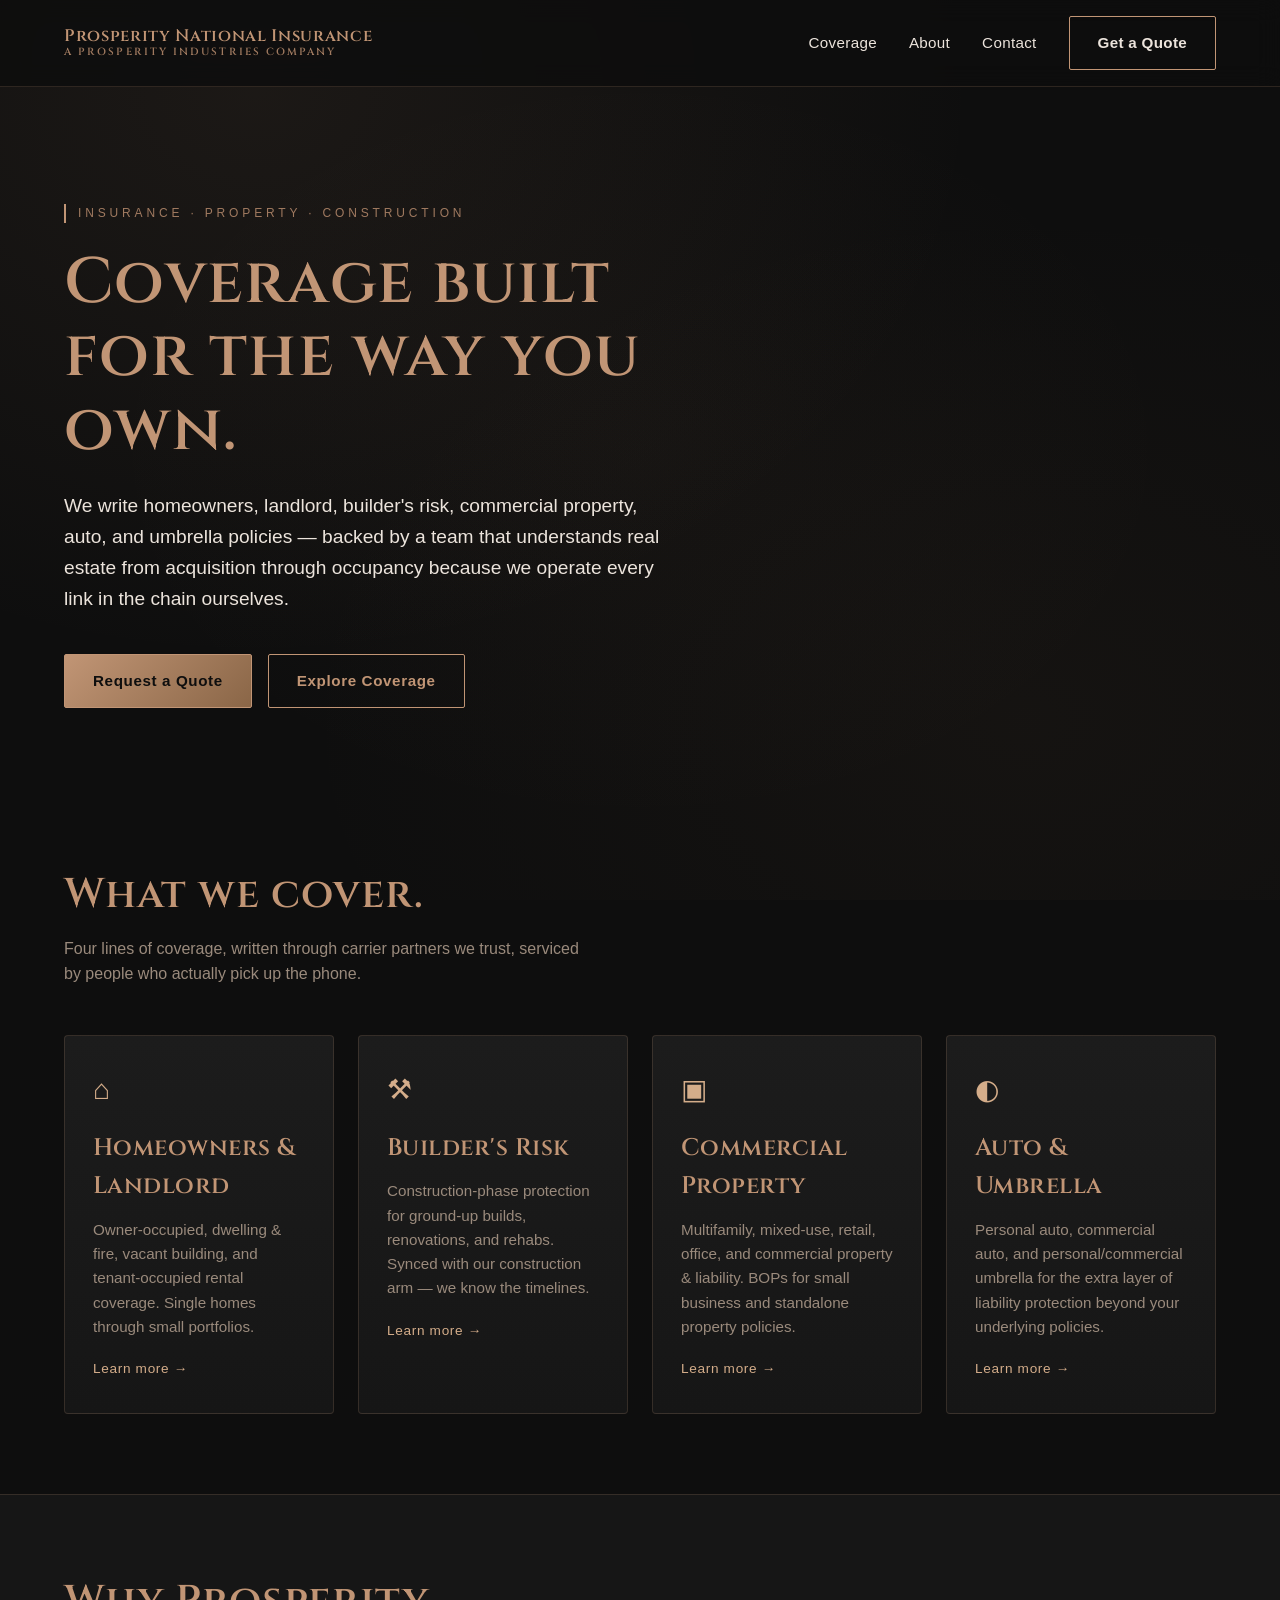
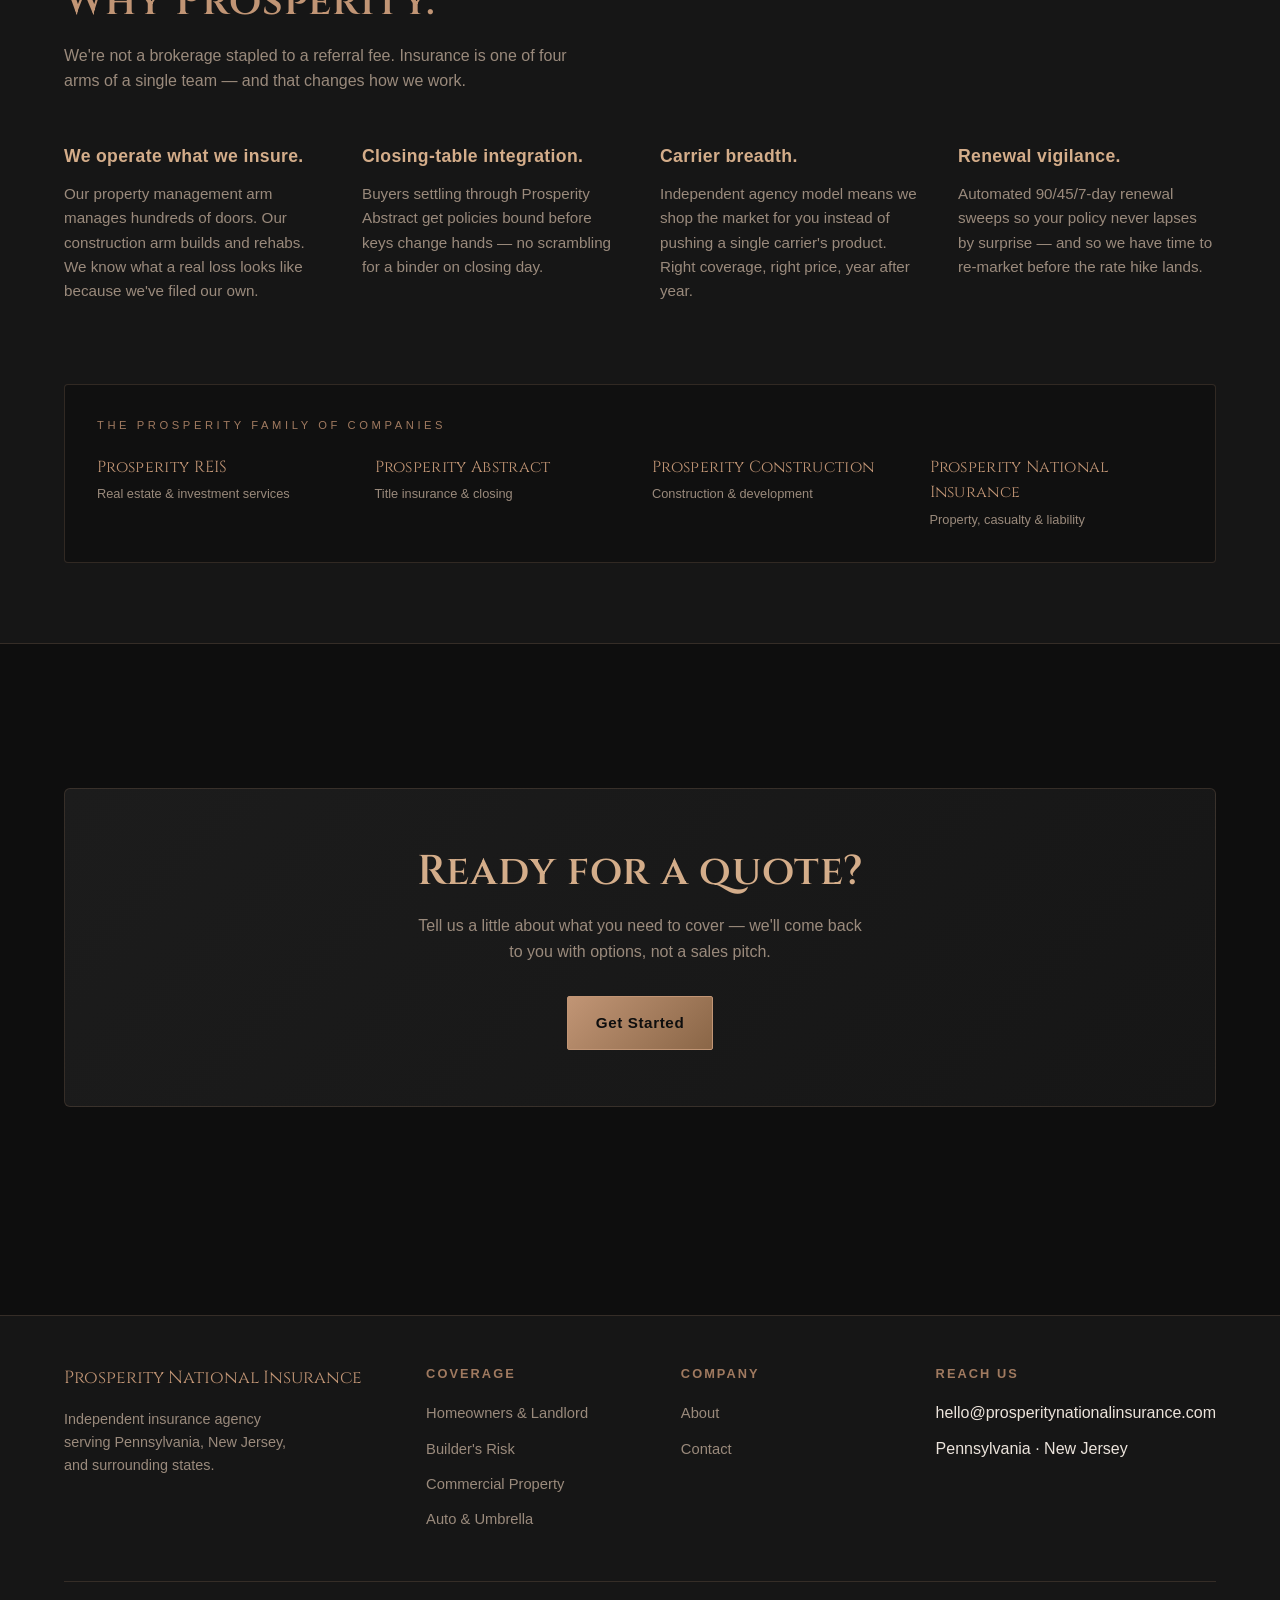
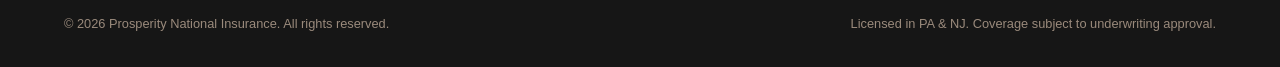
<file: index.html>
<!DOCTYPE html>
<html lang="en">
<head>
  <meta charset="UTF-8">
  <meta name="viewport" content="width=device-width, initial-scale=1.0">
  <title>Prosperity National Insurance — Coverage for the Way You Own</title>
  <meta name="description" content="Homeowners, landlord, builder's risk, commercial, and auto/umbrella insurance from a vertically integrated team that knows real estate from the inside out.">
  <meta property="og:title" content="Prosperity National Insurance">
  <meta property="og:description" content="Coverage for the way you own — homeowners, landlord, builder's risk, commercial, auto, and umbrella.">
  <meta property="og:type" content="website">
  <link rel="stylesheet" href="/assets/css/style.css">
  <link rel="icon" type="image/png" href="https://lirp.cdn-website.com/56517cea/dms3rep/multi/opt/reis_polished_thick_darnened-1920w.png">
</head>
<body>

<header class="site-header">
  <div class="container">
    <a href="/" class="brand-mark">
      <span class="brand-text">
        Prosperity National Insurance
        <span class="tag">A Prosperity Industries Company</span>
      </span>
    </a>
    <nav class="primary">
      <a href="/coverage/homeowners.html">Coverage</a>
      <a href="/about.html">About</a>
      <a href="/contact.html">Contact</a>
      <a href="/contact.html" class="btn">Get a Quote</a>
    </nav>
  </div>
</header>

<section class="hero">
  <div class="container">
    <span class="eyebrow">Insurance · Property · Construction</span>
    <h1>Coverage built for the way you own.</h1>
    <p class="lede">
      We write homeowners, landlord, builder's risk, commercial property, auto, and umbrella policies — backed by a team that understands real estate from acquisition through occupancy because we operate every link in the chain ourselves.
    </p>
    <div class="cta-row">
      <a href="/contact.html" class="btn btn-primary">Request a Quote</a>
      <a href="/coverage/homeowners.html" class="btn">Explore Coverage</a>
    </div>
  </div>
</section>

<section id="coverage">
  <div class="container">
    <h2>What we cover.</h2>
    <p style="max-width: 60ch; color: var(--text-muted);">
      Four lines of coverage, written through carrier partners we trust, serviced by people who actually pick up the phone.
    </p>

    <div class="coverage-grid">
      <a href="/coverage/homeowners.html" class="coverage-card">
        <div class="icon">⌂</div>
        <h3>Homeowners &amp; Landlord</h3>
        <p>Owner-occupied, dwelling &amp; fire, vacant building, and tenant-occupied rental coverage. Single homes through small portfolios.</p>
        <span class="learn-more">Learn more →</span>
      </a>

      <a href="/coverage/builders-risk.html" class="coverage-card">
        <div class="icon">⚒</div>
        <h3>Builder's Risk</h3>
        <p>Construction-phase protection for ground-up builds, renovations, and rehabs. Synced with our construction arm — we know the timelines.</p>
        <span class="learn-more">Learn more →</span>
      </a>

      <a href="/coverage/commercial.html" class="coverage-card">
        <div class="icon">▣</div>
        <h3>Commercial Property</h3>
        <p>Multifamily, mixed-use, retail, office, and commercial property &amp; liability. BOPs for small business and standalone property policies.</p>
        <span class="learn-more">Learn more →</span>
      </a>

      <a href="/coverage/auto-umbrella.html" class="coverage-card">
        <div class="icon">◐</div>
        <h3>Auto &amp; Umbrella</h3>
        <p>Personal auto, commercial auto, and personal/commercial umbrella for the extra layer of liability protection beyond your underlying policies.</p>
        <span class="learn-more">Learn more →</span>
      </a>
    </div>
  </div>
</section>

<section class="why-us">
  <div class="container">
    <h2>Why Prosperity.</h2>
    <p style="max-width: 60ch; color: var(--text-muted);">
      We're not a brokerage stapled to a referral fee. Insurance is one of four arms of a single team — and that changes how we work.
    </p>

    <div class="why-grid">
      <div class="why-item">
        <h3>We operate what we insure.</h3>
        <p>Our property management arm manages hundreds of doors. Our construction arm builds and rehabs. We know what a real loss looks like because we've filed our own.</p>
      </div>
      <div class="why-item">
        <h3>Closing-table integration.</h3>
        <p>Buyers settling through Prosperity Abstract get policies bound before keys change hands — no scrambling for a binder on closing day.</p>
      </div>
      <div class="why-item">
        <h3>Carrier breadth.</h3>
        <p>Independent agency model means we shop the market for you instead of pushing a single carrier's product. Right coverage, right price, year after year.</p>
      </div>
      <div class="why-item">
        <h3>Renewal vigilance.</h3>
        <p>Automated 90/45/7-day renewal sweeps so your policy never lapses by surprise — and so we have time to re-market before the rate hike lands.</p>
      </div>
    </div>

    <div class="family-strip">
      <span class="label">The Prosperity Family of Companies</span>
      <div class="family-companies">
        <div class="company">
          Prosperity REIS
          <small>Real estate &amp; investment services</small>
        </div>
        <div class="company">
          Prosperity Abstract
          <small>Title insurance &amp; closing</small>
        </div>
        <div class="company">
          Prosperity Construction
          <small>Construction &amp; development</small>
        </div>
        <div class="company">
          Prosperity National Insurance
          <small>Property, casualty &amp; liability</small>
        </div>
      </div>
    </div>
  </div>
</section>

<section>
  <div class="container">
    <div class="cta-banner">
      <h2>Ready for a quote?</h2>
      <p>Tell us a little about what you need to cover — we'll come back to you with options, not a sales pitch.</p>
      <a href="/contact.html" class="btn btn-primary">Get Started</a>
    </div>
  </div>
</section>

<footer class="site-footer">
  <div class="container">
    <div class="footer-grid">
      <div>
        <div style="font-family: var(--font-display); color: var(--copper); font-size: 1.1rem; margin-bottom: 1rem;">
          Prosperity National Insurance
        </div>
        <p style="color: var(--text-muted); font-size: 0.9rem; max-width: 30ch;">
          Independent insurance agency serving Pennsylvania, New Jersey, and surrounding states.
        </p>
      </div>
      <div>
        <h4>Coverage</h4>
        <ul>
          <li><a href="/coverage/homeowners.html">Homeowners &amp; Landlord</a></li>
          <li><a href="/coverage/builders-risk.html">Builder's Risk</a></li>
          <li><a href="/coverage/commercial.html">Commercial Property</a></li>
          <li><a href="/coverage/auto-umbrella.html">Auto &amp; Umbrella</a></li>
        </ul>
      </div>
      <div>
        <h4>Company</h4>
        <ul>
          <li><a href="/about.html">About</a></li>
          <li><a href="/contact.html">Contact</a></li>
        </ul>
      </div>
      <div>
        <h4>Reach Us</h4>
        <ul>
          <li>hello@prosperitynationalinsurance.com</li>
          <li>Pennsylvania · New Jersey</li>
        </ul>
      </div>
    </div>
    <div class="footer-legal">
      <span>© <span id="year">2026</span> Prosperity National Insurance. All rights reserved.</span>
      <span>Licensed in PA &amp; NJ. Coverage subject to underwriting approval.</span>
    </div>
  </div>
</footer>

<script>document.getElementById('year').textContent = new Date().getFullYear();</script>

</body>
</html>
</file>
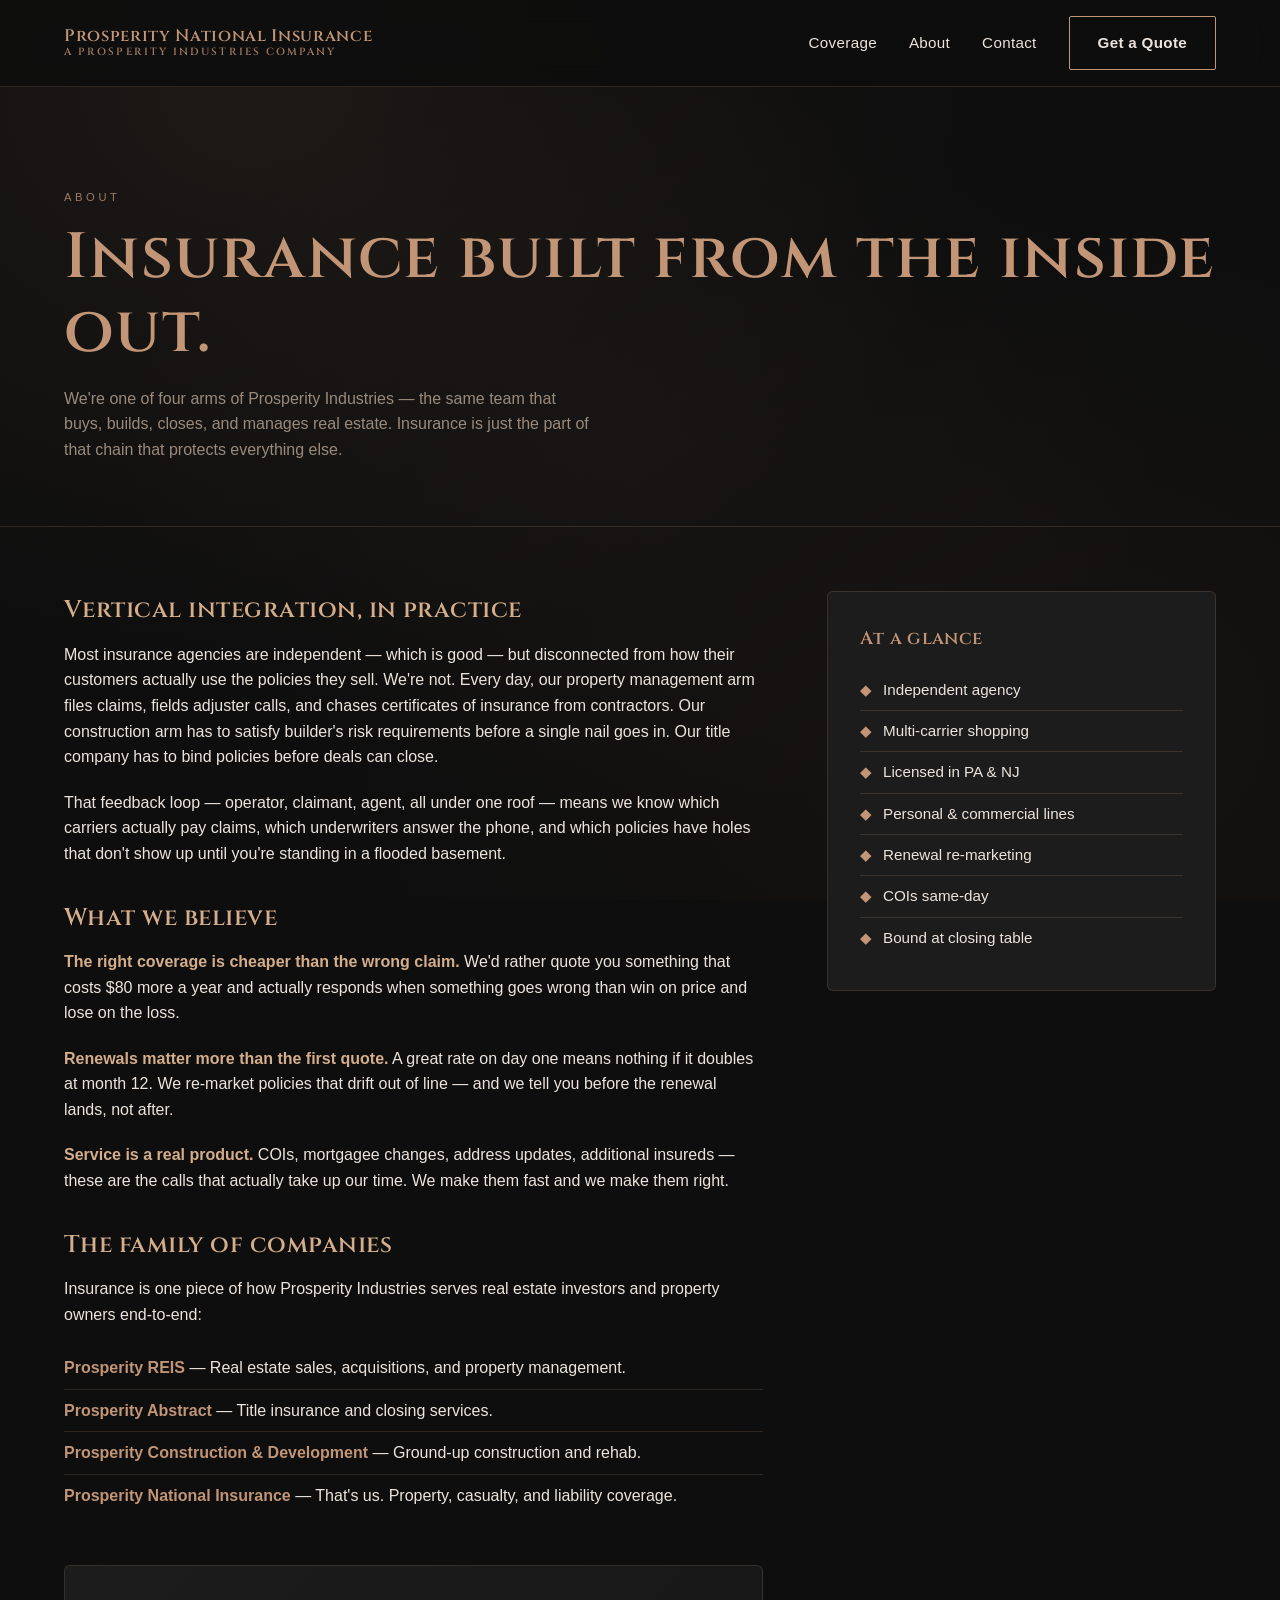
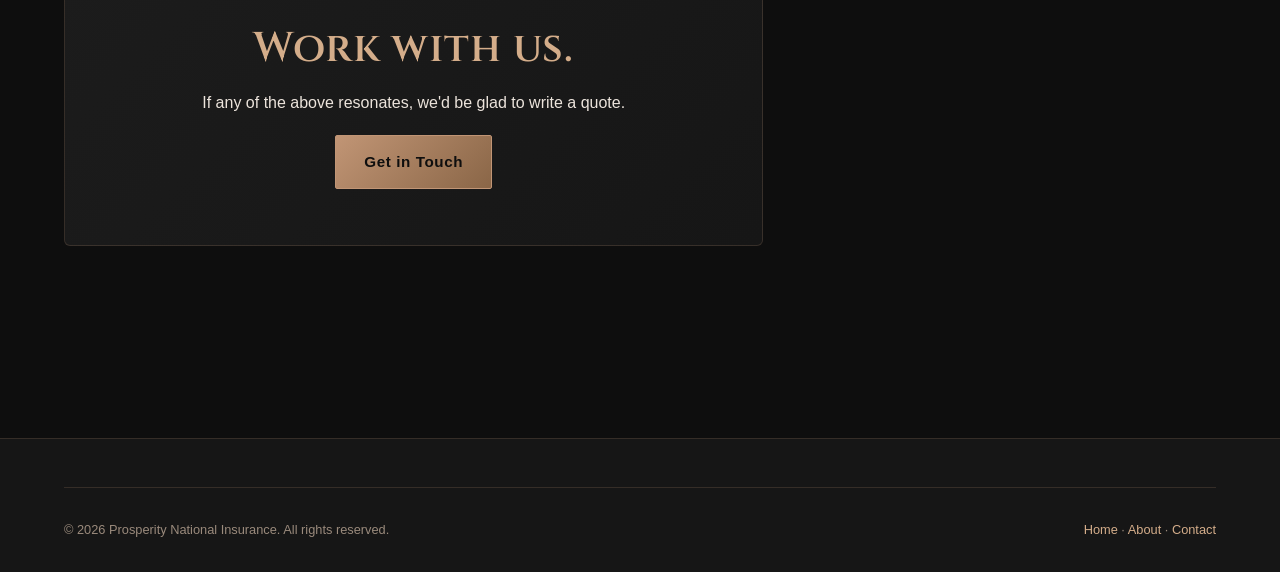
<file: about.html>
<!DOCTYPE html>
<html lang="en">
<head>
  <meta charset="UTF-8">
  <meta name="viewport" content="width=device-width, initial-scale=1.0">
  <title>About — Prosperity National Insurance</title>
  <meta name="description" content="One of four arms of Prosperity Industries — a vertically integrated real estate operator. Insurance built by people who own and operate property.">
  <link rel="stylesheet" href="/assets/css/style.css">
</head>
<body class="coverage-detail">

<header class="site-header">
  <div class="container">
    <a href="/" class="brand-mark">
      <span class="brand-text">
        Prosperity National Insurance
        <span class="tag">A Prosperity Industries Company</span>
      </span>
    </a>
    <nav class="primary">
      <a href="/coverage/homeowners.html">Coverage</a>
      <a href="/about.html">About</a>
      <a href="/contact.html">Contact</a>
      <a href="/contact.html" class="btn">Get a Quote</a>
    </nav>
  </div>
</header>

<div class="page-header">
  <div class="container">
    <span class="eyebrow">About</span>
    <h1>Insurance built from the inside out.</h1>
    <p style="max-width: 60ch; color: var(--text-muted); margin-top: 1rem;">
      We're one of four arms of Prosperity Industries — the same team that buys, builds, closes, and manages real estate. Insurance is just the part of that chain that protects everything else.
    </p>
  </div>
</div>

<div class="container">
  <div class="content">
    <div>
      <h3>Vertical integration, in practice</h3>
      <p>
        Most insurance agencies are independent — which is good — but disconnected from how their customers actually use the policies they sell. We're not. Every day, our property management arm files claims, fields adjuster calls, and chases certificates of insurance from contractors. Our construction arm has to satisfy builder's risk requirements before a single nail goes in. Our title company has to bind policies before deals can close.
      </p>
      <p>
        That feedback loop — operator, claimant, agent, all under one roof — means we know which carriers actually pay claims, which underwriters answer the phone, and which policies have holes that don't show up until you're standing in a flooded basement.
      </p>

      <h3>What we believe</h3>
      <p>
        <strong style="color: var(--copper-bright);">The right coverage is cheaper than the wrong claim.</strong> We'd rather quote you something that costs $80 more a year and actually responds when something goes wrong than win on price and lose on the loss.
      </p>
      <p>
        <strong style="color: var(--copper-bright);">Renewals matter more than the first quote.</strong> A great rate on day one means nothing if it doubles at month 12. We re-market policies that drift out of line — and we tell you before the renewal lands, not after.
      </p>
      <p>
        <strong style="color: var(--copper-bright);">Service is a real product.</strong> COIs, mortgagee changes, address updates, additional insureds — these are the calls that actually take up our time. We make them fast and we make them right.
      </p>

      <h3>The family of companies</h3>
      <p>
        Insurance is one piece of how Prosperity Industries serves real estate investors and property owners end-to-end:
      </p>
      <ul style="list-style: none; padding-left: 0; margin: 1rem 0 2rem;">
        <li style="padding: 0.5rem 0; border-bottom: 1px solid var(--border-soft);"><strong style="color: var(--copper);">Prosperity REIS</strong> — Real estate sales, acquisitions, and property management.</li>
        <li style="padding: 0.5rem 0; border-bottom: 1px solid var(--border-soft);"><strong style="color: var(--copper);">Prosperity Abstract</strong> — Title insurance and closing services.</li>
        <li style="padding: 0.5rem 0; border-bottom: 1px solid var(--border-soft);"><strong style="color: var(--copper);">Prosperity Construction &amp; Development</strong> — Ground-up construction and rehab.</li>
        <li style="padding: 0.5rem 0;"><strong style="color: var(--copper);">Prosperity National Insurance</strong> — That's us. Property, casualty, and liability coverage.</li>
      </ul>

      <div class="cta-banner" style="margin-top: 3rem;">
        <h2>Work with us.</h2>
        <p>If any of the above resonates, we'd be glad to write a quote.</p>
        <a href="/contact.html" class="btn btn-primary">Get in Touch</a>
      </div>
    </div>

    <aside class="sidebar">
      <h4>At a glance</h4>
      <ul>
        <li>Independent agency</li>
        <li>Multi-carrier shopping</li>
        <li>Licensed in PA &amp; NJ</li>
        <li>Personal &amp; commercial lines</li>
        <li>Renewal re-marketing</li>
        <li>COIs same-day</li>
        <li>Bound at closing table</li>
      </ul>
    </aside>
  </div>
</div>

<footer class="site-footer">
  <div class="container">
    <div class="footer-legal">
      <span>© <span id="year">2026</span> Prosperity National Insurance. All rights reserved.</span>
      <span><a href="/">Home</a> · <a href="/about.html">About</a> · <a href="/contact.html">Contact</a></span>
    </div>
  </div>
</footer>
<script>document.getElementById('year').textContent = new Date().getFullYear();</script>

</body>
</html>
</file>
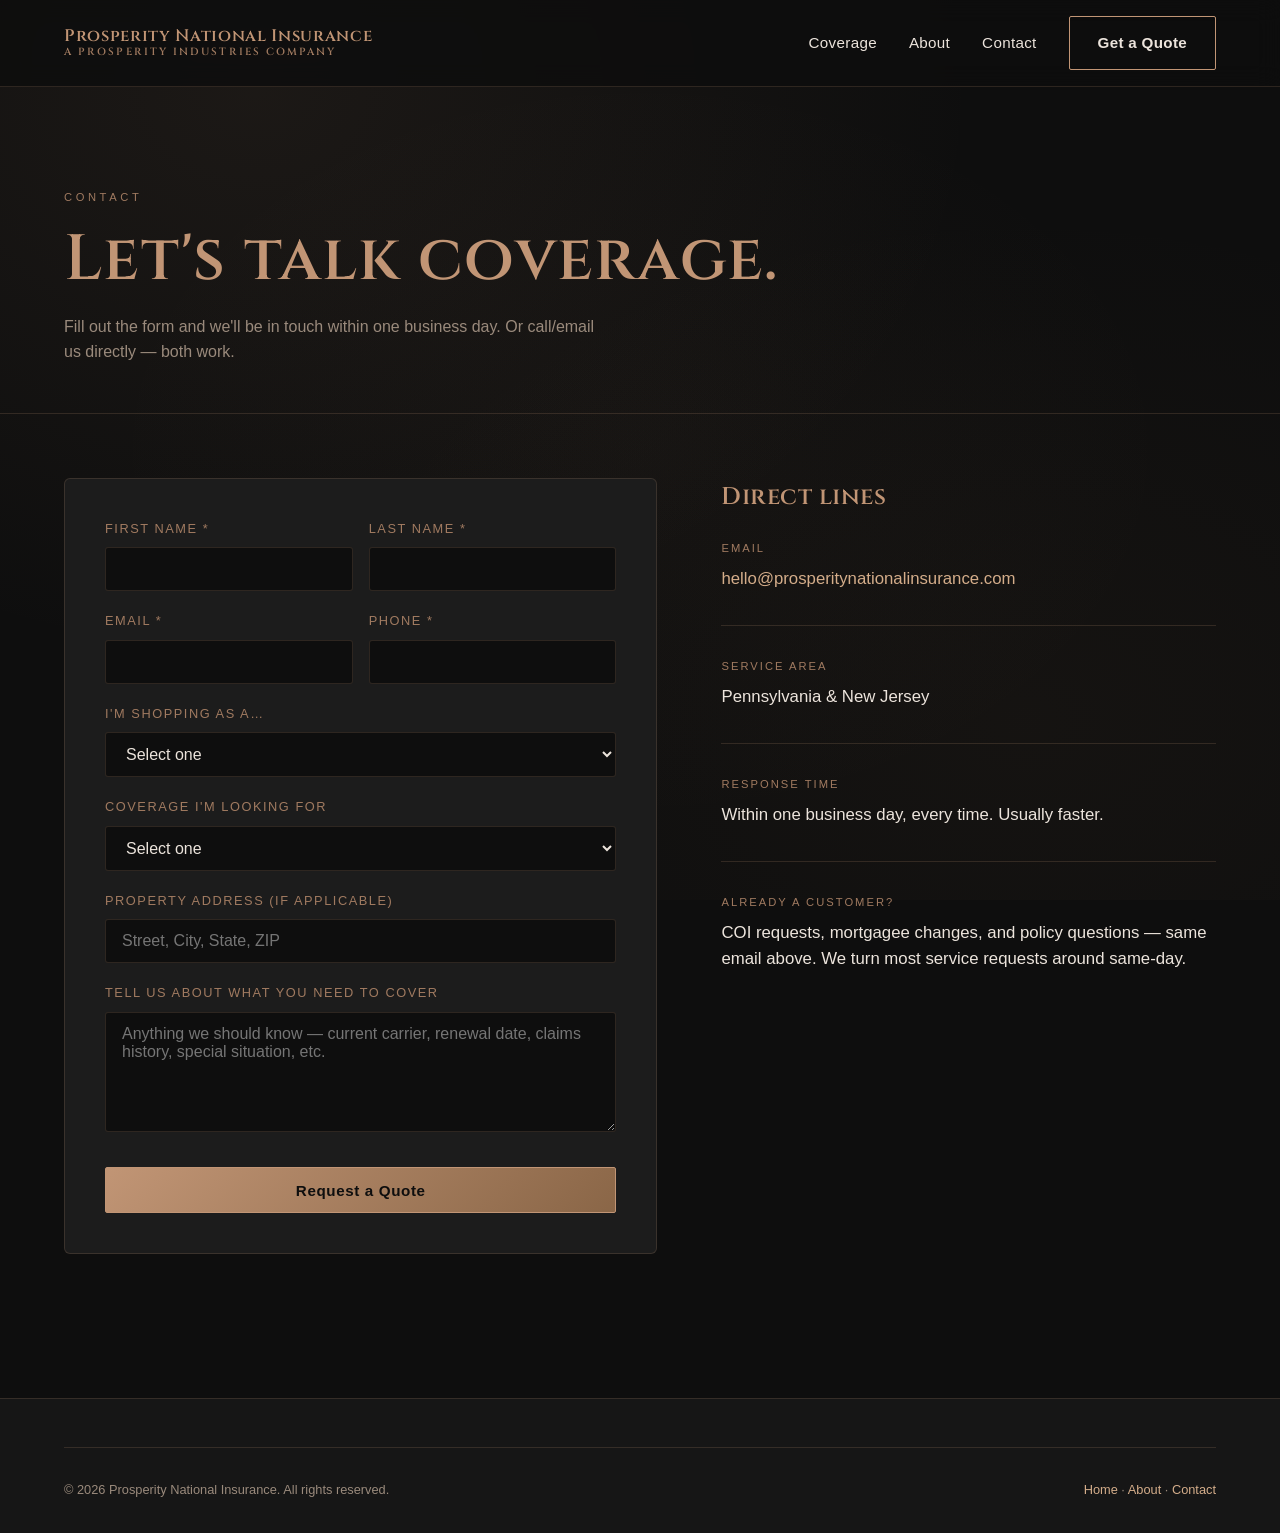
<file: contact.html>
<!DOCTYPE html>
<html lang="en">
<head>
  <meta charset="UTF-8">
  <meta name="viewport" content="width=device-width, initial-scale=1.0">
  <title>Contact &amp; Quote Request — Prosperity National Insurance</title>
  <meta name="description" content="Tell us about what you need to cover — we'll come back with options, not a sales pitch.">
  <link rel="stylesheet" href="/assets/css/style.css">
</head>
<body>

<header class="site-header">
  <div class="container">
    <a href="/" class="brand-mark">
      <span class="brand-text">
        Prosperity National Insurance
        <span class="tag">A Prosperity Industries Company</span>
      </span>
    </a>
    <nav class="primary">
      <a href="/coverage/homeowners.html">Coverage</a>
      <a href="/about.html">About</a>
      <a href="/contact.html">Contact</a>
      <a href="/contact.html" class="btn">Get a Quote</a>
    </nav>
  </div>
</header>

<div class="page-header" style="border-bottom: 1px solid var(--border-soft); padding: 6rem 0 2rem;">
  <div class="container">
    <span class="eyebrow" style="font-size: 0.7rem; letter-spacing: 0.32em; text-transform: uppercase; color: var(--copper-muted);">Contact</span>
    <h1 style="margin-top: 1rem;">Let's talk coverage.</h1>
    <p style="max-width: 60ch; color: var(--text-muted); margin-top: 1rem;">
      Fill out the form and we'll be in touch within one business day. Or call/email us directly — both work.
    </p>
  </div>
</div>

<section style="padding-top: 4rem;">
  <div class="container">
    <div class="contact-shell">
      <form id="quoteForm" class="contact-form" novalidate>
        <div class="row">
          <div class="field">
            <label for="first_name">First Name *</label>
            <input type="text" id="first_name" name="first_name" required>
          </div>
          <div class="field">
            <label for="last_name">Last Name *</label>
            <input type="text" id="last_name" name="last_name" required>
          </div>
        </div>

        <div class="row">
          <div class="field">
            <label for="email">Email *</label>
            <input type="email" id="email" name="email" required>
          </div>
          <div class="field">
            <label for="phone">Phone *</label>
            <input type="tel" id="phone" name="phone" required>
          </div>
        </div>

        <div class="field">
          <label for="applicant_type">I'm shopping as a…</label>
          <select id="applicant_type" name="applicant_type">
            <option value="">Select one</option>
            <option value="Retail Buyer">Homeowner / Home Buyer</option>
            <option value="Landlord">Landlord / Rental Owner</option>
            <option value="Fix &amp; Flip">Fix &amp; Flip Investor</option>
            <option value="Renter">Renter</option>
            <option value="Commercial">Commercial Property Owner</option>
            <option value="Business">Business Owner</option>
          </select>
        </div>

        <div class="field">
          <label for="insurance_type">Coverage I'm looking for</label>
          <select id="insurance_type" name="insurance_type">
            <option value="">Select one</option>
            <option value="Owner Occupied">Homeowners (owner-occupied)</option>
            <option value="Dwelling &amp; Fire">Landlord / Dwelling &amp; Fire</option>
            <option value="Tenant">Renter's</option>
            <option value="Vacant Building">Vacant Building</option>
            <option value="Builders Risk">Builder's Risk</option>
            <option value="COM-BOP">Commercial BOP</option>
            <option value="COM-Prop &amp; Liability">Commercial Property &amp; Liability</option>
            <option value="Auto">Auto</option>
            <option value="Umbrella">Umbrella</option>
            <option value="E&amp;O">E&amp;O / Professional Liability</option>
          </select>
        </div>

        <div class="field">
          <label for="property_address">Property Address (if applicable)</label>
          <input type="text" id="property_address" name="property_address" placeholder="Street, City, State, ZIP">
        </div>

        <div class="field">
          <label for="notes">Tell us about what you need to cover</label>
          <textarea id="notes" name="notes" placeholder="Anything we should know — current carrier, renewal date, claims history, special situation, etc."></textarea>
        </div>

        <!-- Honeypot field — bots fill this, humans don't see it -->
        <div style="position: absolute; left: -9999px;" aria-hidden="true">
          <label>Leave this field blank</label>
          <input type="text" name="website" tabindex="-1" autocomplete="off">
        </div>

        <button type="submit" class="btn btn-primary">Request a Quote</button>

        <div id="formStatus" class="form-status"></div>
      </form>

      <div class="contact-side">
        <h3>Direct lines</h3>

        <div class="info-block">
          <div class="label">Email</div>
          <div class="value">
            <a href="mailto:hello@prosperitynationalinsurance.com">hello@prosperitynationalinsurance.com</a>
          </div>
        </div>

        <div class="info-block">
          <div class="label">Service Area</div>
          <div class="value">Pennsylvania &amp; New Jersey</div>
        </div>

        <div class="info-block">
          <div class="label">Response Time</div>
          <div class="value">Within one business day, every time. Usually faster.</div>
        </div>

        <div class="info-block">
          <div class="label">Already a Customer?</div>
          <div class="value">
            COI requests, mortgagee changes, and policy questions — same email above. We turn most service requests around same-day.
          </div>
        </div>
      </div>
    </div>
  </div>
</section>

<footer class="site-footer">
  <div class="container">
    <div class="footer-legal">
      <span>© <span id="year">2026</span> Prosperity National Insurance. All rights reserved.</span>
      <span><a href="/">Home</a> · <a href="/about.html">About</a> · <a href="/contact.html">Contact</a></span>
    </div>
  </div>
</footer>

<script src="/assets/js/contact.js" defer></script>
<script>document.getElementById('year').textContent = new Date().getFullYear();</script>

</body>
</html>
</file>
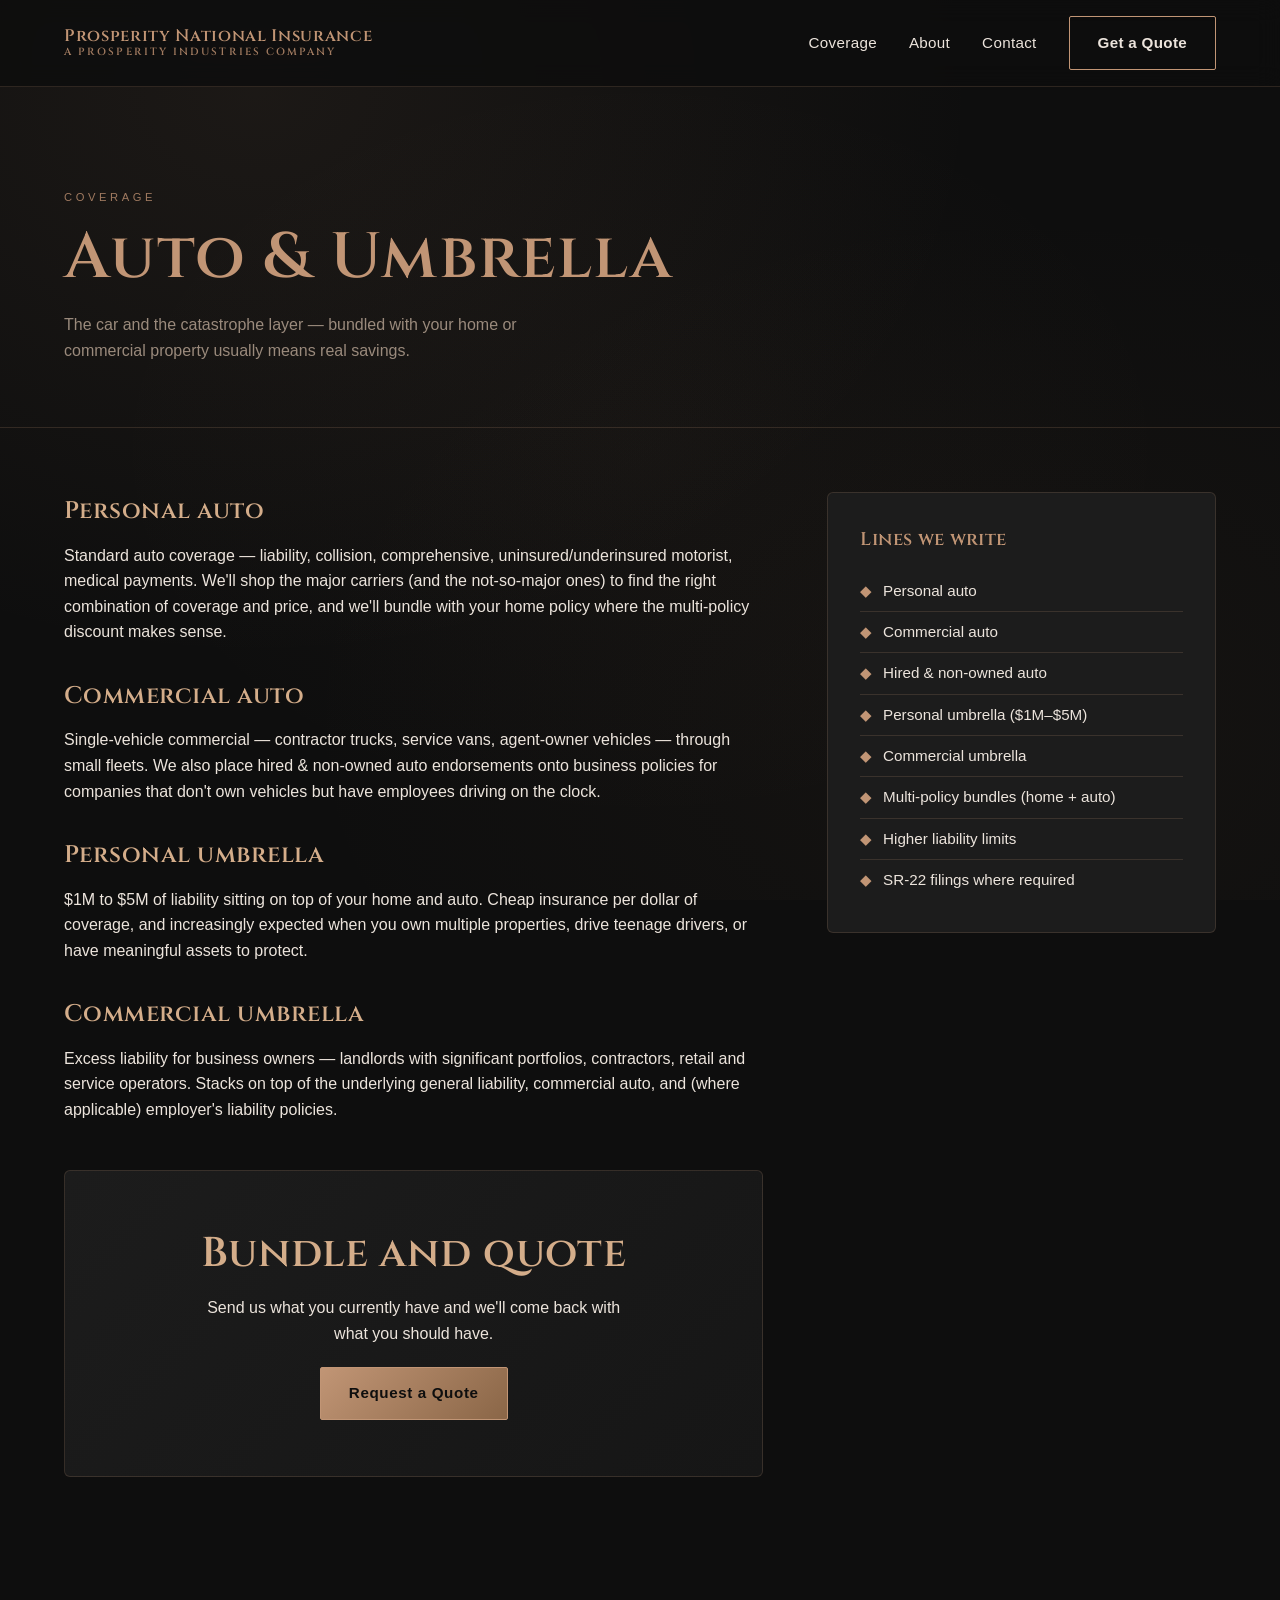
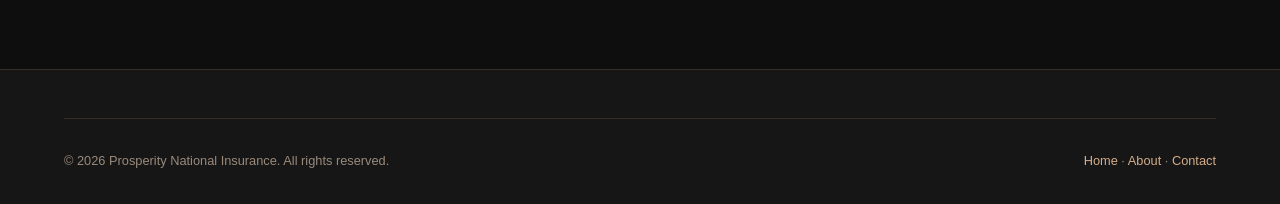
<file: coverage/auto-umbrella.html>
<!DOCTYPE html>
<html lang="en">
<head>
  <meta charset="UTF-8">
  <meta name="viewport" content="width=device-width, initial-scale=1.0">
  <title>Auto &amp; Umbrella Insurance — Prosperity National Insurance</title>
  <meta name="description" content="Personal auto, commercial auto, and personal/commercial umbrella for the extra liability layer beyond your underlying policies.">
  <link rel="stylesheet" href="/assets/css/style.css">
</head>
<body class="coverage-detail">

<header class="site-header">
  <div class="container">
    <a href="/" class="brand-mark">
      <span class="brand-text">
        Prosperity National Insurance
        <span class="tag">A Prosperity Industries Company</span>
      </span>
    </a>
    <nav class="primary">
      <a href="/coverage/homeowners.html">Coverage</a>
      <a href="/about.html">About</a>
      <a href="/contact.html">Contact</a>
      <a href="/contact.html" class="btn">Get a Quote</a>
    </nav>
  </div>
</header>

<div class="page-header">
  <div class="container">
    <span class="eyebrow">Coverage</span>
    <h1>Auto &amp; Umbrella</h1>
    <p style="max-width: 60ch; color: var(--text-muted); margin-top: 1rem;">
      The car and the catastrophe layer — bundled with your home or commercial property usually means real savings.
    </p>
  </div>
</div>

<div class="container">
  <div class="content">
    <div>
      <h3>Personal auto</h3>
      <p>
        Standard auto coverage — liability, collision, comprehensive, uninsured/underinsured motorist, medical payments. We'll shop the major carriers (and the not-so-major ones) to find the right combination of coverage and price, and we'll bundle with your home policy where the multi-policy discount makes sense.
      </p>

      <h3>Commercial auto</h3>
      <p>
        Single-vehicle commercial — contractor trucks, service vans, agent-owner vehicles — through small fleets. We also place hired &amp; non-owned auto endorsements onto business policies for companies that don't own vehicles but have employees driving on the clock.
      </p>

      <h3>Personal umbrella</h3>
      <p>
        $1M to $5M of liability sitting on top of your home and auto. Cheap insurance per dollar of coverage, and increasingly expected when you own multiple properties, drive teenage drivers, or have meaningful assets to protect.
      </p>

      <h3>Commercial umbrella</h3>
      <p>
        Excess liability for business owners — landlords with significant portfolios, contractors, retail and service operators. Stacks on top of the underlying general liability, commercial auto, and (where applicable) employer's liability policies.
      </p>

      <div class="cta-banner" style="margin-top: 3rem;">
        <h2>Bundle and quote</h2>
        <p>Send us what you currently have and we'll come back with what you should have.</p>
        <a href="/contact.html" class="btn btn-primary">Request a Quote</a>
      </div>
    </div>

    <aside class="sidebar">
      <h4>Lines we write</h4>
      <ul>
        <li>Personal auto</li>
        <li>Commercial auto</li>
        <li>Hired &amp; non-owned auto</li>
        <li>Personal umbrella ($1M–$5M)</li>
        <li>Commercial umbrella</li>
        <li>Multi-policy bundles (home + auto)</li>
        <li>Higher liability limits</li>
        <li>SR-22 filings where required</li>
      </ul>
    </aside>
  </div>
</div>

<footer class="site-footer">
  <div class="container">
    <div class="footer-legal">
      <span>© <span id="year">2026</span> Prosperity National Insurance. All rights reserved.</span>
      <span><a href="/">Home</a> · <a href="/about.html">About</a> · <a href="/contact.html">Contact</a></span>
    </div>
  </div>
</footer>
<script>document.getElementById('year').textContent = new Date().getFullYear();</script>

</body>
</html>
</file>
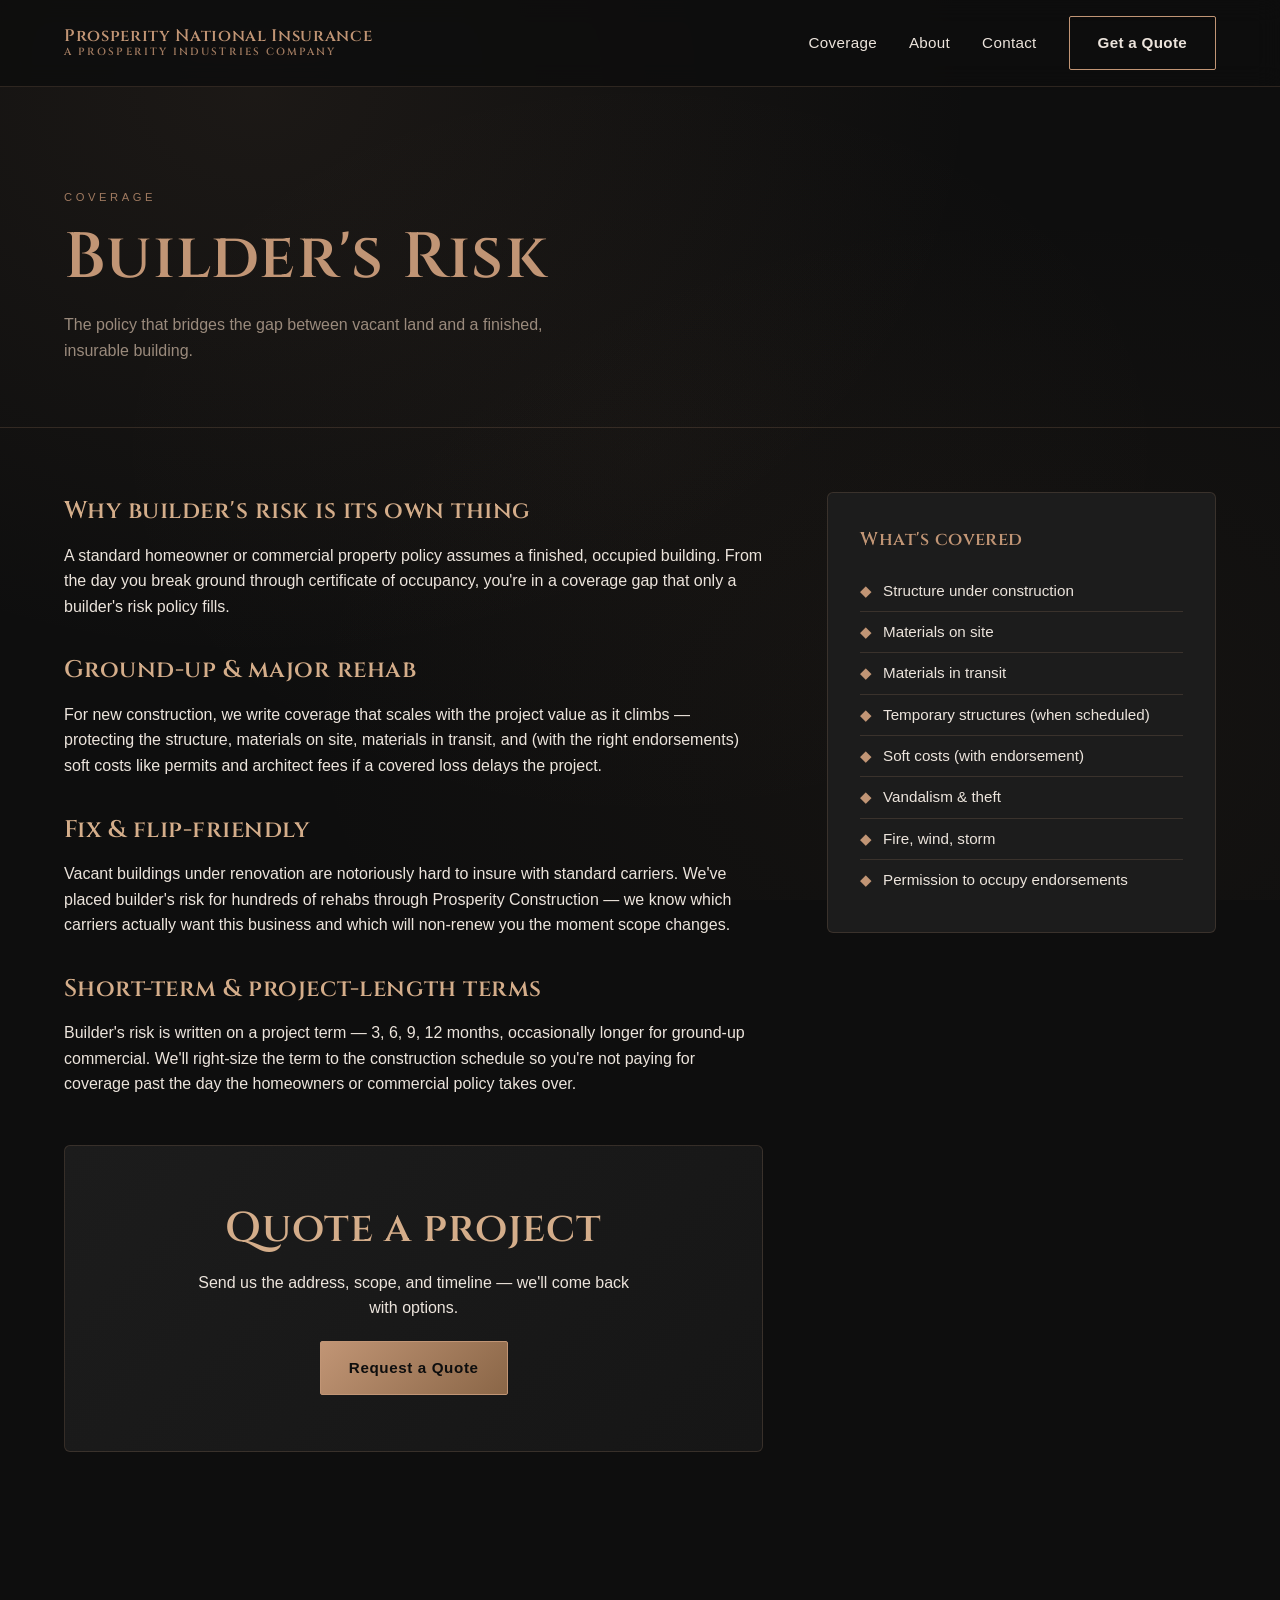
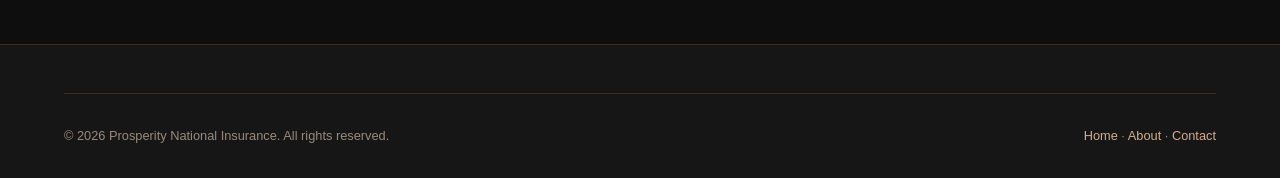
<file: coverage/builders-risk.html>
<!DOCTYPE html>
<html lang="en">
<head>
  <meta charset="UTF-8">
  <meta name="viewport" content="width=device-width, initial-scale=1.0">
  <title>Builder's Risk Insurance — Prosperity National Insurance</title>
  <meta name="description" content="Construction-phase coverage for ground-up builds, rehabs, and renovation projects. Built by people who actually build.">
  <link rel="stylesheet" href="/assets/css/style.css">
</head>
<body class="coverage-detail">

<header class="site-header">
  <div class="container">
    <a href="/" class="brand-mark">
      <span class="brand-text">
        Prosperity National Insurance
        <span class="tag">A Prosperity Industries Company</span>
      </span>
    </a>
    <nav class="primary">
      <a href="/coverage/homeowners.html">Coverage</a>
      <a href="/about.html">About</a>
      <a href="/contact.html">Contact</a>
      <a href="/contact.html" class="btn">Get a Quote</a>
    </nav>
  </div>
</header>

<div class="page-header">
  <div class="container">
    <span class="eyebrow">Coverage</span>
    <h1>Builder's Risk</h1>
    <p style="max-width: 60ch; color: var(--text-muted); margin-top: 1rem;">
      The policy that bridges the gap between vacant land and a finished, insurable building.
    </p>
  </div>
</div>

<div class="container">
  <div class="content">
    <div>
      <h3>Why builder's risk is its own thing</h3>
      <p>
        A standard homeowner or commercial property policy assumes a finished, occupied building. From the day you break ground through certificate of occupancy, you're in a coverage gap that only a builder's risk policy fills.
      </p>

      <h3>Ground-up &amp; major rehab</h3>
      <p>
        For new construction, we write coverage that scales with the project value as it climbs — protecting the structure, materials on site, materials in transit, and (with the right endorsements) soft costs like permits and architect fees if a covered loss delays the project.
      </p>

      <h3>Fix &amp; flip-friendly</h3>
      <p>
        Vacant buildings under renovation are notoriously hard to insure with standard carriers. We've placed builder's risk for hundreds of rehabs through Prosperity Construction — we know which carriers actually want this business and which will non-renew you the moment scope changes.
      </p>

      <h3>Short-term &amp; project-length terms</h3>
      <p>
        Builder's risk is written on a project term — 3, 6, 9, 12 months, occasionally longer for ground-up commercial. We'll right-size the term to the construction schedule so you're not paying for coverage past the day the homeowners or commercial policy takes over.
      </p>

      <div class="cta-banner" style="margin-top: 3rem;">
        <h2>Quote a project</h2>
        <p>Send us the address, scope, and timeline — we'll come back with options.</p>
        <a href="/contact.html" class="btn btn-primary">Request a Quote</a>
      </div>
    </div>

    <aside class="sidebar">
      <h4>What's covered</h4>
      <ul>
        <li>Structure under construction</li>
        <li>Materials on site</li>
        <li>Materials in transit</li>
        <li>Temporary structures (when scheduled)</li>
        <li>Soft costs (with endorsement)</li>
        <li>Vandalism &amp; theft</li>
        <li>Fire, wind, storm</li>
        <li>Permission to occupy endorsements</li>
      </ul>
    </aside>
  </div>
</div>

<footer class="site-footer">
  <div class="container">
    <div class="footer-legal">
      <span>© <span id="year">2026</span> Prosperity National Insurance. All rights reserved.</span>
      <span><a href="/">Home</a> · <a href="/about.html">About</a> · <a href="/contact.html">Contact</a></span>
    </div>
  </div>
</footer>
<script>document.getElementById('year').textContent = new Date().getFullYear();</script>

</body>
</html>
</file>
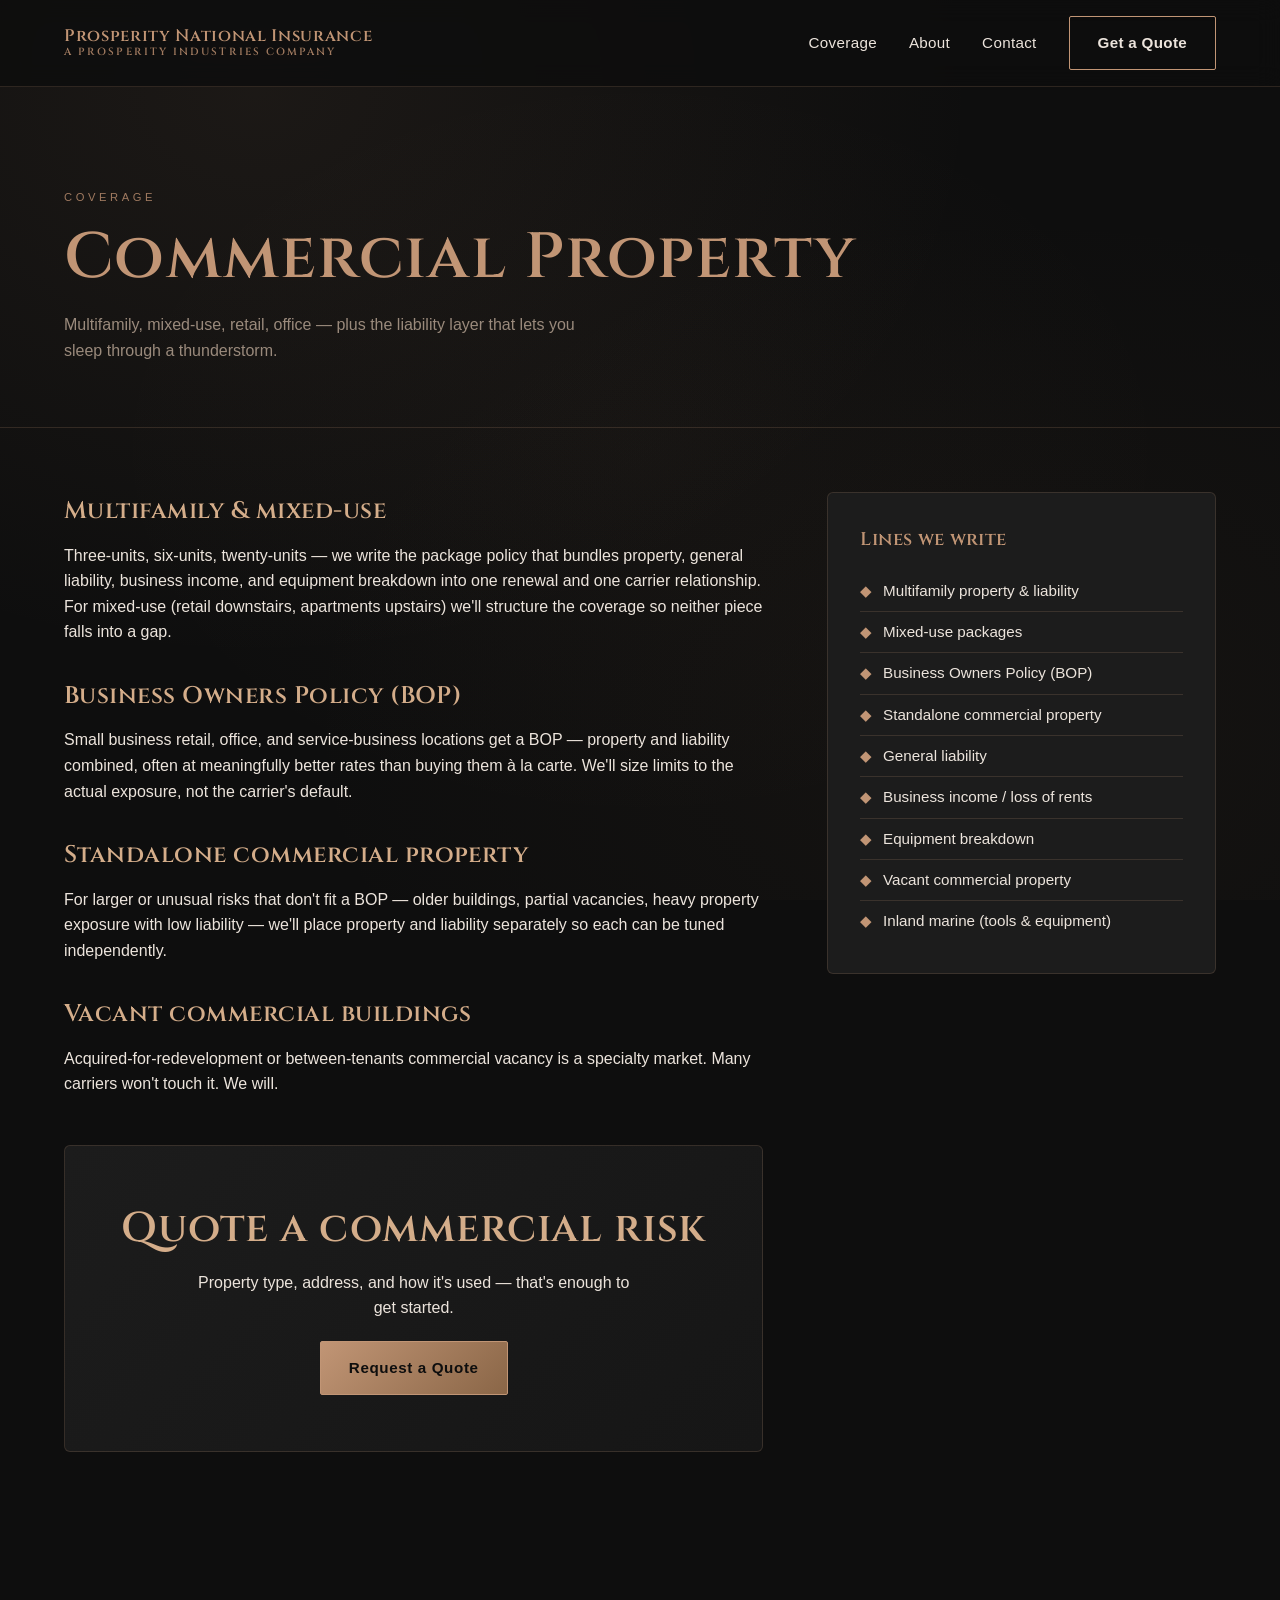
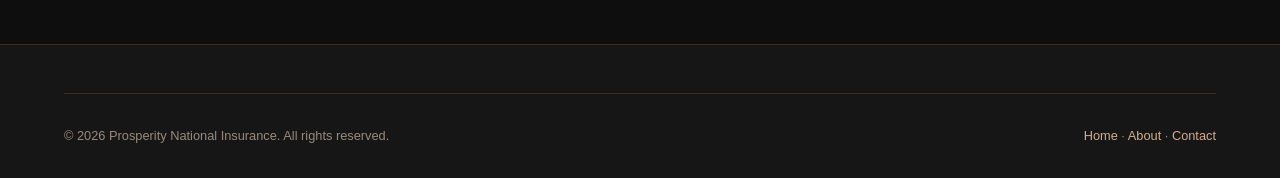
<file: coverage/commercial.html>
<!DOCTYPE html>
<html lang="en">
<head>
  <meta charset="UTF-8">
  <meta name="viewport" content="width=device-width, initial-scale=1.0">
  <title>Commercial Property Insurance — Prosperity National Insurance</title>
  <meta name="description" content="Multifamily, mixed-use, retail, office, and BOP coverage for small businesses and commercial property owners.">
  <link rel="stylesheet" href="/assets/css/style.css">
</head>
<body class="coverage-detail">

<header class="site-header">
  <div class="container">
    <a href="/" class="brand-mark">
      <span class="brand-text">
        Prosperity National Insurance
        <span class="tag">A Prosperity Industries Company</span>
      </span>
    </a>
    <nav class="primary">
      <a href="/coverage/homeowners.html">Coverage</a>
      <a href="/about.html">About</a>
      <a href="/contact.html">Contact</a>
      <a href="/contact.html" class="btn">Get a Quote</a>
    </nav>
  </div>
</header>

<div class="page-header">
  <div class="container">
    <span class="eyebrow">Coverage</span>
    <h1>Commercial Property</h1>
    <p style="max-width: 60ch; color: var(--text-muted); margin-top: 1rem;">
      Multifamily, mixed-use, retail, office — plus the liability layer that lets you sleep through a thunderstorm.
    </p>
  </div>
</div>

<div class="container">
  <div class="content">
    <div>
      <h3>Multifamily &amp; mixed-use</h3>
      <p>
        Three-units, six-units, twenty-units — we write the package policy that bundles property, general liability, business income, and equipment breakdown into one renewal and one carrier relationship. For mixed-use (retail downstairs, apartments upstairs) we'll structure the coverage so neither piece falls into a gap.
      </p>

      <h3>Business Owners Policy (BOP)</h3>
      <p>
        Small business retail, office, and service-business locations get a BOP — property and liability combined, often at meaningfully better rates than buying them à la carte. We'll size limits to the actual exposure, not the carrier's default.
      </p>

      <h3>Standalone commercial property</h3>
      <p>
        For larger or unusual risks that don't fit a BOP — older buildings, partial vacancies, heavy property exposure with low liability — we'll place property and liability separately so each can be tuned independently.
      </p>

      <h3>Vacant commercial buildings</h3>
      <p>
        Acquired-for-redevelopment or between-tenants commercial vacancy is a specialty market. Many carriers won't touch it. We will.
      </p>

      <div class="cta-banner" style="margin-top: 3rem;">
        <h2>Quote a commercial risk</h2>
        <p>Property type, address, and how it's used — that's enough to get started.</p>
        <a href="/contact.html" class="btn btn-primary">Request a Quote</a>
      </div>
    </div>

    <aside class="sidebar">
      <h4>Lines we write</h4>
      <ul>
        <li>Multifamily property &amp; liability</li>
        <li>Mixed-use packages</li>
        <li>Business Owners Policy (BOP)</li>
        <li>Standalone commercial property</li>
        <li>General liability</li>
        <li>Business income / loss of rents</li>
        <li>Equipment breakdown</li>
        <li>Vacant commercial property</li>
        <li>Inland marine (tools &amp; equipment)</li>
      </ul>
    </aside>
  </div>
</div>

<footer class="site-footer">
  <div class="container">
    <div class="footer-legal">
      <span>© <span id="year">2026</span> Prosperity National Insurance. All rights reserved.</span>
      <span><a href="/">Home</a> · <a href="/about.html">About</a> · <a href="/contact.html">Contact</a></span>
    </div>
  </div>
</footer>
<script>document.getElementById('year').textContent = new Date().getFullYear();</script>

</body>
</html>
</file>
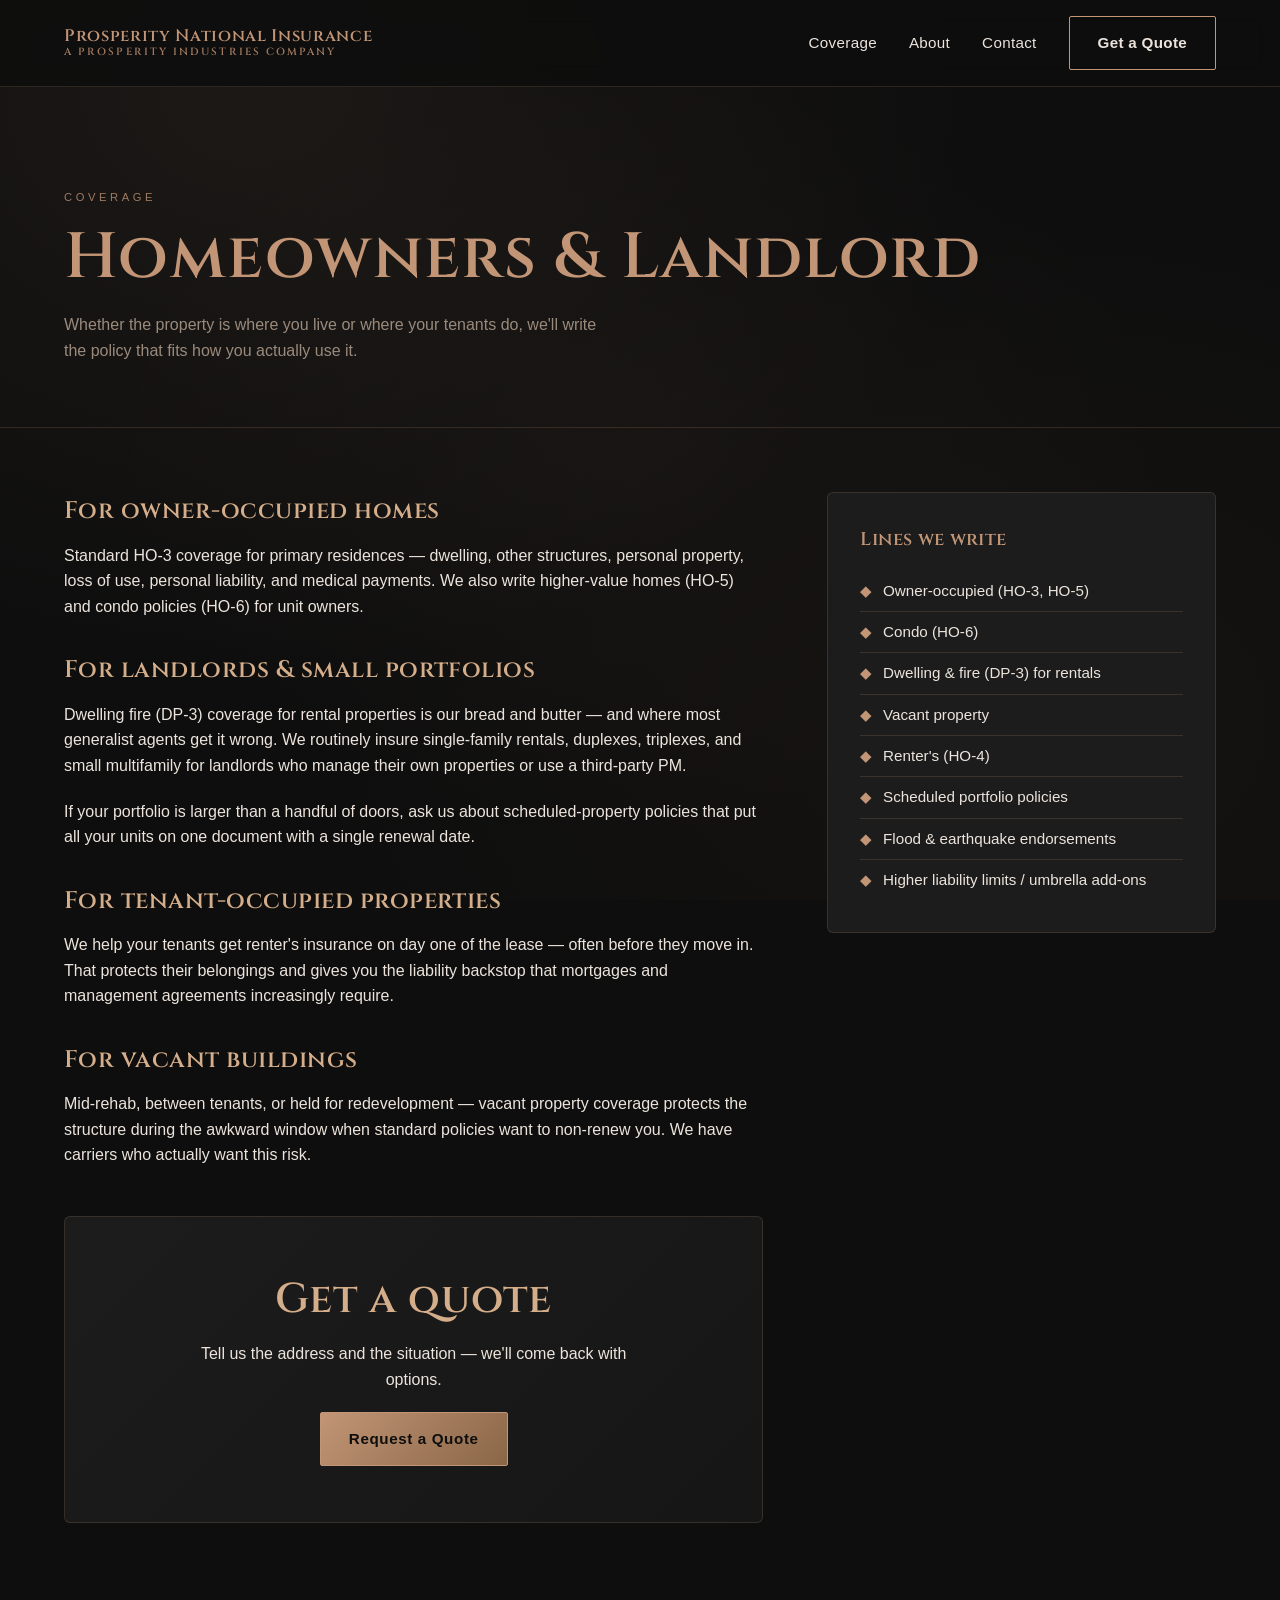
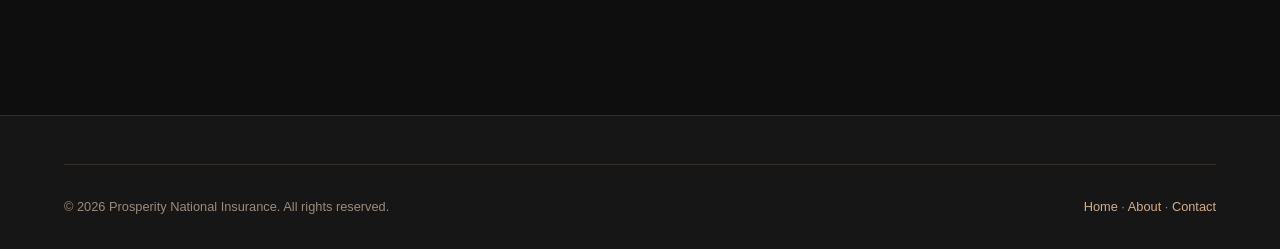
<file: coverage/homeowners.html>
<!DOCTYPE html>
<html lang="en">
<head>
  <meta charset="UTF-8">
  <meta name="viewport" content="width=device-width, initial-scale=1.0">
  <title>Homeowners &amp; Landlord Insurance — Prosperity National Insurance</title>
  <meta name="description" content="Homeowners, landlord, dwelling & fire, and tenant-occupied property coverage from a team that operates real estate every day.">
  <link rel="stylesheet" href="/assets/css/style.css">
</head>
<body class="coverage-detail">

<header class="site-header">
  <div class="container">
    <a href="/" class="brand-mark">
      <span class="brand-text">
        Prosperity National Insurance
        <span class="tag">A Prosperity Industries Company</span>
      </span>
    </a>
    <nav class="primary">
      <a href="/coverage/homeowners.html">Coverage</a>
      <a href="/about.html">About</a>
      <a href="/contact.html">Contact</a>
      <a href="/contact.html" class="btn">Get a Quote</a>
    </nav>
  </div>
</header>

<div class="page-header">
  <div class="container">
    <span class="eyebrow">Coverage</span>
    <h1>Homeowners &amp; Landlord</h1>
    <p style="max-width: 60ch; color: var(--text-muted); margin-top: 1rem;">
      Whether the property is where you live or where your tenants do, we'll write the policy that fits how you actually use it.
    </p>
  </div>
</div>

<div class="container">
  <div class="content">
    <div>
      <h3>For owner-occupied homes</h3>
      <p>
        Standard HO-3 coverage for primary residences — dwelling, other structures, personal property, loss of use, personal liability, and medical payments. We also write higher-value homes (HO-5) and condo policies (HO-6) for unit owners.
      </p>

      <h3>For landlords &amp; small portfolios</h3>
      <p>
        Dwelling fire (DP-3) coverage for rental properties is our bread and butter — and where most generalist agents get it wrong. We routinely insure single-family rentals, duplexes, triplexes, and small multifamily for landlords who manage their own properties or use a third-party PM.
      </p>
      <p>
        If your portfolio is larger than a handful of doors, ask us about scheduled-property policies that put all your units on one document with a single renewal date.
      </p>

      <h3>For tenant-occupied properties</h3>
      <p>
        We help your tenants get renter's insurance on day one of the lease — often before they move in. That protects their belongings and gives you the liability backstop that mortgages and management agreements increasingly require.
      </p>

      <h3>For vacant buildings</h3>
      <p>
        Mid-rehab, between tenants, or held for redevelopment — vacant property coverage protects the structure during the awkward window when standard policies want to non-renew you. We have carriers who actually want this risk.
      </p>

      <div class="cta-banner" style="margin-top: 3rem;">
        <h2>Get a quote</h2>
        <p>Tell us the address and the situation — we'll come back with options.</p>
        <a href="/contact.html" class="btn btn-primary">Request a Quote</a>
      </div>
    </div>

    <aside class="sidebar">
      <h4>Lines we write</h4>
      <ul>
        <li>Owner-occupied (HO-3, HO-5)</li>
        <li>Condo (HO-6)</li>
        <li>Dwelling &amp; fire (DP-3) for rentals</li>
        <li>Vacant property</li>
        <li>Renter's (HO-4)</li>
        <li>Scheduled portfolio policies</li>
        <li>Flood &amp; earthquake endorsements</li>
        <li>Higher liability limits / umbrella add-ons</li>
      </ul>
    </aside>
  </div>
</div>

<footer class="site-footer">
  <div class="container">
    <div class="footer-legal">
      <span>© <span id="year">2026</span> Prosperity National Insurance. All rights reserved.</span>
      <span><a href="/">Home</a> · <a href="/about.html">About</a> · <a href="/contact.html">Contact</a></span>
    </div>
  </div>
</footer>
<script>document.getElementById('year').textContent = new Date().getFullYear();</script>

</body>
</html>
</file>
<file: assets/css/style.css>
/* =========================================================================
   Prosperity National Insurance — brand stylesheet
   Mirrors REIS dark-marble + copper aesthetic. No build step.
   ========================================================================= */

@import url('https://fonts.googleapis.com/css2?family=Cinzel:wght@400;600;700&display=swap');

:root {
  --copper:         #c19575;
  --copper-bright:  #d4ad8a;
  --copper-muted:   #a07a60;
  --copper-deep:    #8a6647;
  --bg-black:       #0e0e0e;
  --bg-panel:       #161616;
  --bg-card:        #1c1c1c;
  --border-soft:    rgba(193, 149, 117, 0.18);
  --border-strong:  rgba(193, 149, 117, 0.42);
  --text-primary:   #ece4dc;
  --text-muted:     #9a8a7c;
  --accent-green:   #68d391;
  --accent-red:     #fc8181;
  --font-display:   'Cinzel', 'Times New Roman', serif;
  --font-body:      -apple-system, BlinkMacSystemFont, 'Segoe UI', Roboto, sans-serif;
}

* { box-sizing: border-box; margin: 0; padding: 0; }

html { scroll-behavior: smooth; }

body {
  font-family: var(--font-body);
  background: var(--bg-black);
  color: var(--text-primary);
  line-height: 1.6;
  min-height: 100vh;
  background-image:
    radial-gradient(ellipse at 20% 10%, rgba(193, 149, 117, 0.08) 0%, transparent 50%),
    radial-gradient(ellipse at 80% 80%, rgba(138, 102, 71, 0.06) 0%, transparent 50%),
    radial-gradient(ellipse at 50% 50%, rgba(193, 149, 117, 0.03) 0%, transparent 60%);
  background-attachment: fixed;
}

h1, h2, h3, h4 {
  font-family: var(--font-display);
  font-weight: 600;
  letter-spacing: 0.02em;
  color: var(--copper);
}

h1 { font-size: clamp(2.4rem, 5vw, 4rem); line-height: 1.15; }
h2 { font-size: clamp(1.8rem, 3.5vw, 2.6rem); line-height: 1.25; margin-bottom: 1rem; }
h3 { font-size: clamp(1.25rem, 2vw, 1.5rem); margin-bottom: 0.75rem; color: var(--copper-bright); }

p { margin-bottom: 1rem; }

a {
  color: var(--copper-bright);
  text-decoration: none;
  transition: color 0.2s ease;
}
a:hover { color: var(--copper); }

/* ---------- Layout primitives ---------- */
.container {
  max-width: 1200px;
  margin: 0 auto;
  padding: 0 1.5rem;
}

section {
  padding: 5rem 0;
}

/* ---------- Header / Nav ---------- */
.site-header {
  position: sticky;
  top: 0;
  z-index: 50;
  background: rgba(14, 14, 14, 0.85);
  backdrop-filter: blur(12px);
  -webkit-backdrop-filter: blur(12px);
  border-bottom: 1px solid var(--border-soft);
}

.site-header .container {
  display: flex;
  align-items: center;
  justify-content: space-between;
  padding-top: 1rem;
  padding-bottom: 1rem;
}

.brand-mark {
  display: flex;
  align-items: center;
  gap: 0.75rem;
  color: var(--copper);
}

.brand-mark .brand-text {
  font-family: var(--font-display);
  font-weight: 600;
  font-size: 1.05rem;
  letter-spacing: 0.04em;
  line-height: 1.1;
}

.brand-mark .brand-text .tag {
  display: block;
  font-size: 0.65rem;
  letter-spacing: 0.2em;
  color: var(--copper-muted);
  text-transform: uppercase;
  margin-top: 2px;
}

.brand-mark img {
  height: 40px;
  width: auto;
}

nav.primary {
  display: flex;
  gap: 2rem;
  align-items: center;
}

nav.primary a {
  color: var(--text-primary);
  font-size: 0.95rem;
  letter-spacing: 0.02em;
}

nav.primary a:hover { color: var(--copper); }

.btn {
  display: inline-block;
  padding: 0.85rem 1.75rem;
  font-family: var(--font-body);
  font-weight: 600;
  font-size: 0.95rem;
  letter-spacing: 0.04em;
  border-radius: 2px;
  border: 1px solid var(--copper);
  cursor: pointer;
  transition: all 0.25s ease;
  text-decoration: none;
  background: transparent;
  color: var(--copper);
}

.btn:hover {
  background: var(--copper);
  color: var(--bg-black);
}

.btn-primary {
  background: linear-gradient(135deg, var(--copper) 0%, var(--copper-deep) 100%);
  color: var(--bg-black);
}

.btn-primary:hover {
  background: linear-gradient(135deg, var(--copper-bright) 0%, var(--copper) 100%);
  color: var(--bg-black);
}

/* ---------- Hero ---------- */
.hero {
  padding: 7rem 0 5rem;
  position: relative;
}

.hero .eyebrow {
  display: inline-block;
  font-size: 0.75rem;
  letter-spacing: 0.32em;
  text-transform: uppercase;
  color: var(--copper-muted);
  margin-bottom: 1.5rem;
  border-left: 2px solid var(--copper);
  padding-left: 0.75rem;
}

.hero h1 {
  max-width: 16ch;
  margin-bottom: 1.5rem;
}

.hero p.lede {
  font-size: 1.2rem;
  max-width: 56ch;
  color: var(--text-primary);
  margin-bottom: 2.5rem;
}

.hero .cta-row {
  display: flex;
  gap: 1rem;
  flex-wrap: wrap;
}

/* ---------- Coverage grid ---------- */
.coverage-grid {
  display: grid;
  grid-template-columns: repeat(auto-fit, minmax(260px, 1fr));
  gap: 1.5rem;
  margin-top: 3rem;
}

.coverage-card {
  background: linear-gradient(180deg, var(--bg-card) 0%, var(--bg-panel) 100%);
  border: 1px solid var(--border-soft);
  border-radius: 4px;
  padding: 2rem 1.75rem;
  transition: all 0.3s ease;
  position: relative;
  overflow: hidden;
}

.coverage-card::before {
  content: '';
  position: absolute;
  top: 0;
  left: 0;
  right: 0;
  height: 2px;
  background: linear-gradient(90deg, transparent, var(--copper), transparent);
  opacity: 0;
  transition: opacity 0.3s ease;
}

.coverage-card:hover {
  border-color: var(--border-strong);
  transform: translateY(-4px);
}

.coverage-card:hover::before { opacity: 1; }

.coverage-card .icon {
  font-size: 1.75rem;
  color: var(--copper-bright);
  margin-bottom: 1rem;
}

.coverage-card h3 {
  color: var(--copper);
  margin-bottom: 0.75rem;
}

.coverage-card p {
  color: var(--text-muted);
  font-size: 0.95rem;
  margin-bottom: 1rem;
}

.coverage-card .learn-more {
  font-size: 0.85rem;
  letter-spacing: 0.05em;
  color: var(--copper-bright);
}

/* ---------- Why-us section ---------- */
.why-us {
  background: var(--bg-panel);
  border-top: 1px solid var(--border-soft);
  border-bottom: 1px solid var(--border-soft);
}

.why-grid {
  display: grid;
  grid-template-columns: repeat(auto-fit, minmax(240px, 1fr));
  gap: 2.5rem;
  margin-top: 3rem;
}

.why-item h3 {
  color: var(--copper-bright);
  margin-bottom: 0.75rem;
  font-family: var(--font-body);
  font-weight: 600;
  font-size: 1.1rem;
  letter-spacing: 0.02em;
}

.why-item p {
  color: var(--text-muted);
  font-size: 0.95rem;
}

.family-strip {
  margin-top: 4rem;
  padding: 2rem;
  border: 1px solid var(--border-soft);
  border-radius: 4px;
  background: rgba(14, 14, 14, 0.6);
}

.family-strip .label {
  font-size: 0.7rem;
  letter-spacing: 0.32em;
  text-transform: uppercase;
  color: var(--copper-muted);
  margin-bottom: 1.25rem;
  display: block;
}

.family-companies {
  display: grid;
  grid-template-columns: repeat(auto-fit, minmax(180px, 1fr));
  gap: 1.5rem;
}

.family-companies .company {
  font-family: var(--font-display);
  color: var(--copper);
  font-size: 1rem;
  letter-spacing: 0.02em;
}

.family-companies .company small {
  display: block;
  font-family: var(--font-body);
  color: var(--text-muted);
  font-size: 0.8rem;
  margin-top: 0.25rem;
  letter-spacing: 0;
}

/* ---------- CTA banner ---------- */
.cta-banner {
  background: linear-gradient(135deg, var(--bg-card) 0%, var(--bg-panel) 100%);
  border: 1px solid var(--border-soft);
  border-radius: 6px;
  padding: 3.5rem 2.5rem;
  text-align: center;
  margin: 4rem 0;
}

.cta-banner h2 {
  color: var(--copper-bright);
  margin-bottom: 1rem;
}

.cta-banner p {
  max-width: 50ch;
  margin: 0 auto 2rem;
  color: var(--text-muted);
}

/* ---------- Contact form ---------- */
.contact-shell {
  display: grid;
  grid-template-columns: 1.2fr 1fr;
  gap: 4rem;
  align-items: start;
}

@media (max-width: 768px) {
  .contact-shell { grid-template-columns: 1fr; gap: 2.5rem; }
}

.contact-form {
  background: var(--bg-card);
  border: 1px solid var(--border-soft);
  border-radius: 6px;
  padding: 2.5rem;
}

.contact-form .field { margin-bottom: 1.25rem; }

.contact-form label {
  display: block;
  font-size: 0.8rem;
  letter-spacing: 0.12em;
  text-transform: uppercase;
  color: var(--copper-muted);
  margin-bottom: 0.5rem;
}

.contact-form input,
.contact-form select,
.contact-form textarea {
  width: 100%;
  padding: 0.75rem 1rem;
  background: var(--bg-black);
  border: 1px solid var(--border-soft);
  border-radius: 3px;
  color: var(--text-primary);
  font-family: var(--font-body);
  font-size: 1rem;
  transition: border-color 0.2s ease;
}

.contact-form input:focus,
.contact-form select:focus,
.contact-form textarea:focus {
  outline: none;
  border-color: var(--copper);
}

.contact-form textarea { min-height: 120px; resize: vertical; }

.contact-form .row {
  display: grid;
  grid-template-columns: 1fr 1fr;
  gap: 1rem;
}

@media (max-width: 480px) {
  .contact-form .row { grid-template-columns: 1fr; }
}

.contact-form button[type="submit"] {
  width: 100%;
  margin-top: 0.5rem;
}

.form-status {
  margin-top: 1rem;
  padding: 0.85rem 1rem;
  border-radius: 3px;
  font-size: 0.9rem;
  display: none;
}

.form-status.success {
  display: block;
  background: rgba(104, 211, 145, 0.1);
  border: 1px solid rgba(104, 211, 145, 0.4);
  color: var(--accent-green);
}

.form-status.error {
  display: block;
  background: rgba(252, 129, 129, 0.1);
  border: 1px solid rgba(252, 129, 129, 0.4);
  color: var(--accent-red);
}

.contact-side h3 {
  color: var(--copper);
  margin-bottom: 1.5rem;
}

.contact-side .info-block {
  margin-bottom: 2rem;
  padding-bottom: 2rem;
  border-bottom: 1px solid var(--border-soft);
}
.contact-side .info-block:last-child { border-bottom: none; }

.contact-side .label {
  font-size: 0.7rem;
  letter-spacing: 0.18em;
  text-transform: uppercase;
  color: var(--copper-muted);
  margin-bottom: 0.5rem;
}

.contact-side .value {
  font-size: 1.05rem;
  color: var(--text-primary);
}

/* ---------- Footer ---------- */
.site-footer {
  background: var(--bg-panel);
  border-top: 1px solid var(--border-soft);
  padding: 3rem 0 2rem;
  margin-top: 4rem;
}

.footer-grid {
  display: grid;
  grid-template-columns: 1.5fr 1fr 1fr 1fr;
  gap: 2.5rem;
  margin-bottom: 2.5rem;
}

@media (max-width: 768px) {
  .footer-grid { grid-template-columns: 1fr 1fr; }
}

.footer-grid h4 {
  font-family: var(--font-body);
  font-size: 0.8rem;
  letter-spacing: 0.16em;
  text-transform: uppercase;
  color: var(--copper-muted);
  margin-bottom: 1rem;
}

.footer-grid ul { list-style: none; }
.footer-grid li { margin-bottom: 0.6rem; }
.footer-grid a { color: var(--text-muted); font-size: 0.92rem; }
.footer-grid a:hover { color: var(--copper-bright); }

.footer-legal {
  border-top: 1px solid var(--border-soft);
  padding-top: 2rem;
  display: flex;
  justify-content: space-between;
  flex-wrap: wrap;
  gap: 1rem;
  font-size: 0.8rem;
  color: var(--text-muted);
}

/* ---------- Coverage detail page ---------- */
.coverage-detail .page-header {
  padding: 6rem 0 3rem;
  border-bottom: 1px solid var(--border-soft);
}

.coverage-detail .page-header .eyebrow {
  display: inline-block;
  font-size: 0.7rem;
  letter-spacing: 0.32em;
  text-transform: uppercase;
  color: var(--copper-muted);
  margin-bottom: 1rem;
}

.coverage-detail .content {
  display: grid;
  grid-template-columns: 1.8fr 1fr;
  gap: 4rem;
  padding: 4rem 0;
}

@media (max-width: 900px) {
  .coverage-detail .content { grid-template-columns: 1fr; gap: 2.5rem; }
}

.coverage-detail .content p { margin-bottom: 1.25rem; color: var(--text-primary); }

.coverage-detail .content h3 { margin-top: 2rem; }
.coverage-detail .content h3:first-child { margin-top: 0; }

.coverage-detail .sidebar {
  background: var(--bg-card);
  border: 1px solid var(--border-soft);
  border-radius: 6px;
  padding: 2rem;
  position: sticky;
  top: 6rem;
  align-self: start;
}

.coverage-detail .sidebar h4 {
  font-family: var(--font-display);
  color: var(--copper);
  margin-bottom: 1rem;
  font-size: 1.15rem;
}

.coverage-detail .sidebar ul { list-style: none; }
.coverage-detail .sidebar li {
  padding: 0.5rem 0;
  border-bottom: 1px solid var(--border-soft);
  color: var(--text-primary);
  font-size: 0.95rem;
}
.coverage-detail .sidebar li:last-child { border-bottom: none; }
.coverage-detail .sidebar li::before { content: '◆ '; color: var(--copper); margin-right: 0.4rem; }
</file>
